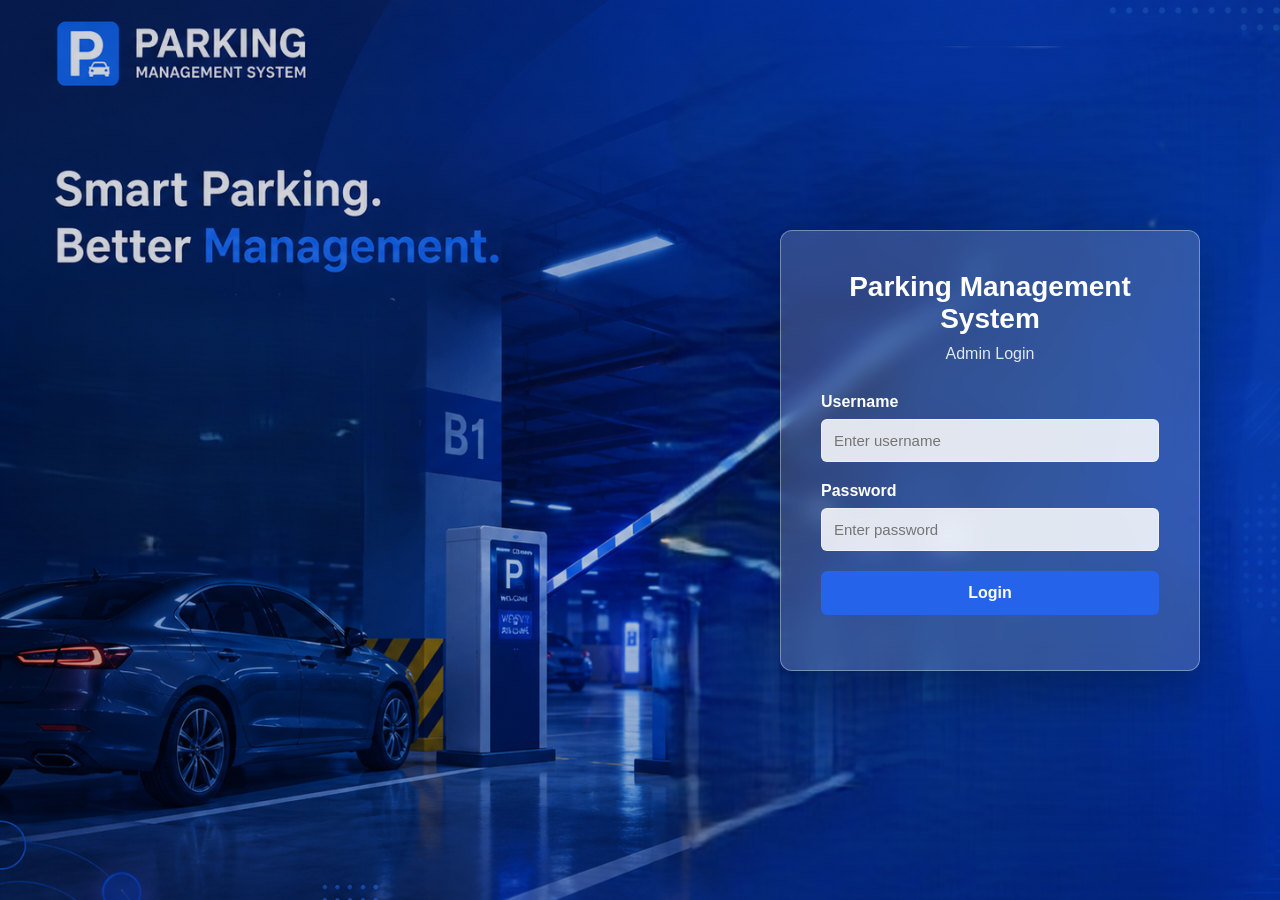
<file: frontend/index.html>
<!DOCTYPE html>
<html lang="en">

<head>
    <meta charset="UTF-8">
    <meta name="viewport" content="width=device-width, initial-scale=1.0">

    <title>Parking Management System</title>

    <link rel="stylesheet" href="css/style.css">
</head>

<body>

    <div class="login-container">

        <div class="login-card">

            <h1>Parking Management System</h1>

            <p class="login-subtitle">Admin Login</p>

            <form id="loginForm">

                <div class="form-group">
                    <label for="username">Username</label>

                    <input
                        type="text"
                        id="username"
                        placeholder="Enter username"
                    >
                </div>


                <div class="form-group">
                    <label for="password">Password</label>

                    <input
                        type="password"
                        id="password"
                        placeholder="Enter password"
                    >
                </div>


                <button type="submit" class="login-button">
                    Login
                </button>

                <p id="loginMessage"></p>

            </form>

        </div>

    </div>


    <script src="js/script.js"></script>

</body>

</html>
</file>
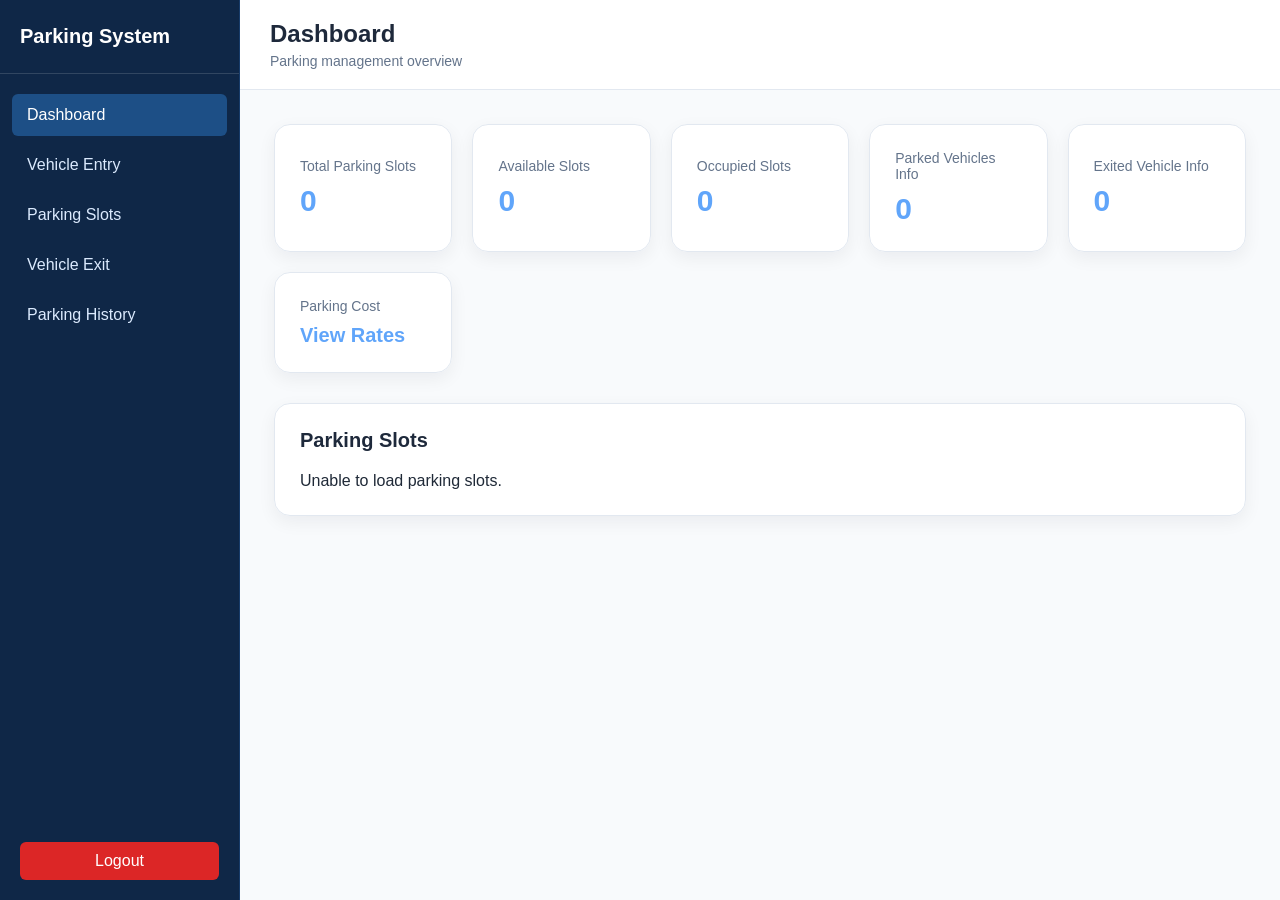
<file: frontend/pages/dashboard.html>
<!DOCTYPE html>
<html lang="en">

<head>

    <meta charset="UTF-8">

    <meta
        name="viewport"
        content="width=device-width, initial-scale=1.0"
    >

    <title>Dashboard - Parking Management System</title>

    <link
        rel="stylesheet"
        href="../css/style.css"
    >

    <style>

        /* =====================================================
           EXITED VEHICLES DASHBOARD DESIGN
           ===================================================== */

        #exitedVehiclesPanel {

            border: 2px solid rgba(96, 165, 250, 0.24);

            border-radius: 10px;

            margin-top: 20px;

        }

        #exitedVehiclesPanel .section-header h2 {

            color: #f8fafc;

        }


        #exitedVehiclesGrid {

            display: grid;

            grid-template-columns:
                repeat(
                    auto-fill,
                    minmax(480px, 1fr)
                );

            gap: 14px;

        }


        /* Individual exited vehicle container */

        #exitedVehiclesGrid .parked-slot-item {

            display: grid;

            grid-template-columns:
                repeat(2, minmax(0, 1fr));

            gap: 12px;

            min-width: 0;

        }


        /* Exited vehicle detail cards */

        #exitedVehiclesGrid .parked-slot-details {

            background: #fef2f2;

            border: 1px solid #fca5a5;

            border-radius: 8px;

            min-width: 0;

            min-height: 105px;

            padding: 14px;

            box-sizing: border-box;

            backdrop-filter: blur(10px);

        }


        /* Vehicle number heading */

        #exitedVehiclesGrid
        .parked-slot-details
        .record-index {

            color: #dc2626;

            font-size: 13px;

            font-weight: 700;

            margin-bottom: 8px;

        }


        /* Slot number */

        #exitedVehiclesGrid
        .parked-slot-details
        .slot-number-label {

            color: #6b7280;

            font-size: 20px;

            font-weight: 700;

            margin-bottom: 12px;

        }


        /* Owner details heading */

        #exitedVehiclesGrid
        .parked-slot-details
        .selected-slot-label {

            color: #111827;

            font-size: 12px;

            font-weight: 700;

            letter-spacing: 0.08em;

            text-transform: uppercase;

        }


        /* Exited vehicle text */

        #exitedVehiclesGrid
        .parked-slot-details p {

            line-height: 1.6;

            margin-bottom: 8px;

        }


        /* Exited status */

        .exited-dashboard-status {

            display: inline-block;

            background: rgba(37, 99, 235, 0.22);

            color: #bfdbfe;

            border: 1px solid rgba(96, 165, 250, 0.36);

            border-radius: 999px;

            padding: 4px 10px;

            font-size: 12px;

            font-weight: 700;

        }


        /* Responsive */

        @media (max-width: 768px) {

            #exitedVehiclesGrid {

                grid-template-columns: 1fr;

            }


            #exitedVehiclesGrid
            .parked-slot-item {

                grid-template-columns: 1fr;

            }

        }

    </style>

</head>


<body>

    <!-- Main Application Container -->

    <div class="app-container">


        <!-- =================================================
             SIDEBAR
             ================================================= -->

        <aside class="sidebar">


            <div class="sidebar-header">

                <h2>
                    Parking System
                </h2>

            </div>


            <nav class="sidebar-menu">


                <a
                    href="dashboard.html"
                    class="menu-item active"
                >
                    Dashboard
                </a>


                <a
                    href="vehicle-entry.html"
                    class="menu-item"
                >
                    Vehicle Entry
                </a>


                <a
                    href="slots.html"
                    class="menu-item"
                >
                    Parking Slots
                </a>


                <a
                    href="vehicle-exit.html"
                    class="menu-item"
                >
                    Vehicle Exit
                </a>


                <a
                    href="history.html"
                    class="menu-item"
                >
                    Parking History
                </a>


            </nav>


            <div class="sidebar-footer">

                <a
                    href="../index.html"
                    class="logout-button"
                >
                    Logout
                </a>

            </div>


        </aside>



        <!-- =================================================
             MAIN CONTENT
             ================================================= -->

        <main class="main-content">


            <!-- HEADER -->

            <header class="top-header">


                <div>

                    <h1>
                        Dashboard
                    </h1>

                    <p>
                        Parking management overview
                    </p>

                </div>

            </header>



            <!-- =================================================
                 DASHBOARD CONTENT
                 ================================================= -->

            <section class="dashboard-content">


                <!-- =================================================
                     STATISTICS CARDS
                     ================================================= -->

                <div class="stats-grid">


                    <!-- TOTAL SLOTS -->

                    <button
                        type="button"
                        class="stat-card clickable-stat-card"
                        onclick="setDashboardSlotFilter('all')"
                    >

                        <div class="stat-info">

                            <p>
                                Total Parking Slots
                            </p>

                            <h2 id="totalSlots">
                                100
                            </h2>

                        </div>

                    </button>



                    <!-- AVAILABLE SLOTS -->

                    <button
                        type="button"
                        class="stat-card clickable-stat-card"
                        onclick="setDashboardSlotFilter('available')"
                    >

                        <div class="stat-info">

                            <p>
                                Available Slots
                            </p>

                            <h2 id="availableSlots">
                                70
                            </h2>

                        </div>

                    </button>



                    <!-- OCCUPIED SLOTS -->

                    <button
                        type="button"
                        class="stat-card clickable-stat-card"
                        onclick="setDashboardSlotFilter('occupied')"
                    >

                        <div class="stat-info">

                            <p>
                                Occupied Slots
                            </p>

                            <h2 id="occupiedSlots">
                                30
                            </h2>

                        </div>

                    </button>



                    <!-- PARKED VEHICLES -->

                    <button
                        type="button"
                        class="stat-card clickable-stat-card"
                        onclick="showCurrentlyParked()"
                    >

                        <div class="stat-info">

                            <p>
                                Parked Vehicles Info
                            </p>

                            <h2 id="parkedVehicles">
                                30
                            </h2>

                        </div>

                    </button>



                    <!-- =================================================
                         EXITED VEHICLES
                         ================================================= -->

                    <button
                        type="button"
                        class="stat-card clickable-stat-card"
                        onclick="showExitedVehicles()"
                    >

                        <div class="stat-info">

                            <p>
                                Exited Vehicle Info
                            </p>

                            <h2 id="exitedVehicles">
                                0
                            </h2>

                        </div>

                    </button>


                    <!-- PARKING COST -->

                    <button
                        type="button"
                        id="parkingCostCard"
                        class="stat-card clickable-stat-card parking-cost-card"
                        aria-haspopup="dialog"
                        aria-controls="parkingCostModal"
                    >

                        <div class="stat-info">

                            <p>
                                Parking Cost
                            </p>

                            <h2 class="parking-cost-card-label">
                                View Rates
                            </h2>

                        </div>

                    </button>


                </div>



                <!-- =================================================
                     PARKING SLOTS PANEL
                     ================================================= -->

                <div
                    id="dashboardSlotsPanel"
                    class="dashboard-section"
                >


                    <div
                        id="dashboardSlotsHeader"
                        class="section-header"
                    >

                        <div>

                            <h2 id="dashboardSlotsTitle">
                                Parking Slots
                            </h2>

                        </div>

                    </div>


                    <div
                        id="dashboardSlotGrid"
                        class="slot-grid"
                    >

                        <p>
                            Loading parking slots...
                        </p>

                    </div>


                </div>



                <!-- =================================================
                     PARKED VEHICLES PANEL
                     ================================================= -->

                <div
                    id="parkedVehiclesPanel"
                    class="dashboard-section"
                    hidden
                >


                    <div class="section-header">

                        <div>

                            <h2>
                                Parked Vehicles Info
                            </h2>

                        </div>

                    </div>


                    <div class="parked-slots-layout">


                        <div
                            id="parkedVehiclesGrid"
                            class="slot-grid"
                        >

                            <p>
                                Loading currently parked slots...
                            </p>

                        </div>


                    </div>


                </div>



                <!-- =================================================
                     EXITED VEHICLES PANEL
                     ================================================= -->

                <div
                    id="exitedVehiclesPanel"
                    class="dashboard-section"
                    hidden
                >


                    <div class="section-header">


                        <div>

                            <h2 id="exitedVehiclesTitle">
                                Exited Vehicles Info 
                            </h2>

                        </div>


                    </div>



                    <div class="parked-slots-layout">


                        <!-- IMPORTANT:
                             script.js uses this exact ID -->

                        <div
                            id="exitedVehiclesGrid"
                            class="slot-grid"
                        >

                            <p>
                                Click Exited Vehicle Info
                                to load exited vehicles.
                            </p>

                        </div>


                    </div>


                </div>


            </section>


        </main>


    </div>


    <!-- PARKING COST MODAL -->

    <div
        id="parkingCostModal"
        class="parking-cost-modal"
        role="dialog"
        aria-modal="true"
        aria-labelledby="parkingCostModalTitle"
        hidden
    >

        <div class="parking-cost-modal__dialog">

            <button
                type="button"
                id="closeParkingCostModal"
                class="parking-cost-modal__close"
                aria-label="Close parking cost"
            >
                &times;
            </button>

            <h2 id="parkingCostModalTitle">
                Parking Cost
            </h2>

            <p class="parking-cost-modal__subtitle">
                Daily rates (24 hours)
            </p>

            <div class="parking-cost-rates">
                <div><span>Bike</span><strong>₹20</strong></div>
                <div><span>Car</span><strong>₹30</strong></div>
                <div><span>Van</span><strong>₹30</strong></div>
                <div><span>Auto</span><strong>₹20</strong></div>
                <div><span>Truck</span><strong>₹50</strong></div>
                <div><span>Bus</span><strong>₹50</strong></div>
            </div>

        </div>

    </div>



    <!-- JAVASCRIPT -->

    <script src="../js/script.js"></script>


</body>

</html>
</file>
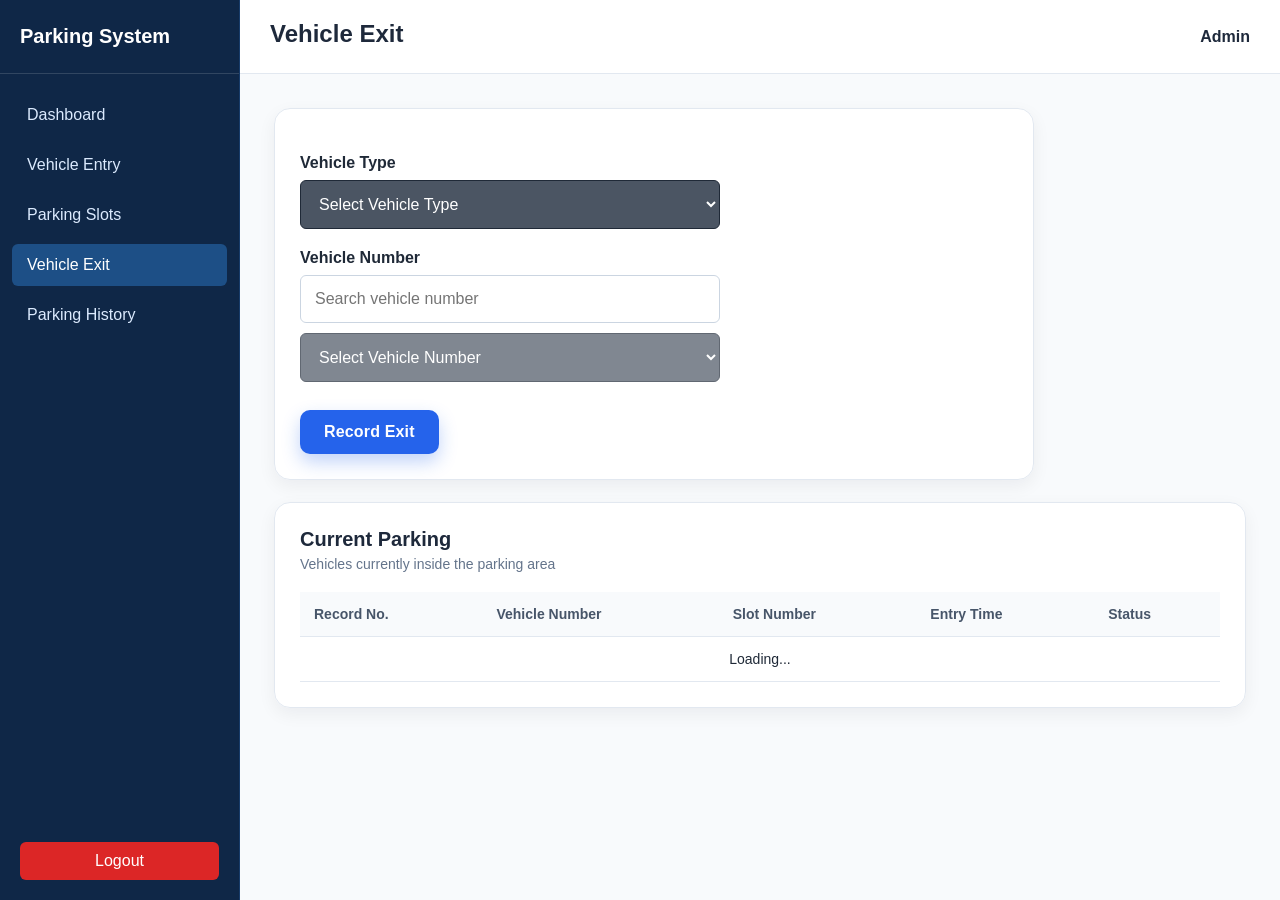
<file: frontend/pages/entry-exit.html>
<!DOCTYPE html>
<html lang="en">

<head>

    <meta charset="UTF-8">

    <meta name="viewport" content="width=device-width, initial-scale=1.0">

    <title>Exit - Parking Management System</title>

    <link rel="stylesheet" href="../css/style.css">

</head>


<body>

    <div class="app-container">


        <!-- ================= SIDEBAR ================= -->

        <aside class="sidebar">

            <div class="sidebar-header">

                <h2>Parking System</h2>

            </div>


            <nav class="sidebar-menu">

                <a href="dashboard.html" class="menu-item">
                    Dashboard
                </a>

                <a href="vehicle-entry.html" class="menu-item">
                    Vehicle Entry
                </a>

                <a href="slots.html" class="menu-item">
                    Parking Slots
                </a>

                <a href="vehicle-exit.html" class="menu-item active">
                    Vehicle Exit
                </a>

                <a href="history.html" class="menu-item">
                    Parking History
                </a>

            </nav>


            <div class="sidebar-footer">

                <a href="../index.html" class="logout-button">
                    Logout
                </a>

            </div>

        </aside>



        <!-- ================= MAIN CONTENT ================= -->

        <main class="main-content">


            <!-- HEADER -->

            <header class="top-header">

                <div>

                    <h1>Vehicle Exit</h1>

                </div>


                <div class="admin-info">

                    <span>Admin</span>

                </div>

            </header>



            <!-- ================= CONTENT ================= -->

            <section class="dashboard-content">


                <!-- ================= VEHICLE EXIT ================= -->

                <div class="dashboard-section exit-section">


                    <div class="section-header">

                        <div>


                        </div>

                    </div>



                    <form id="exitForm">


                        <div class="form-grid">


                            <div class="form-group">

                                <label for="exitVehicleType">
                                    Vehicle Type
                                </label>

                                <select id="exitVehicleType" required>
                                    <option value="">Select Vehicle Type</option>
                                </select>

                            </div>

                            <div class="form-group">

                                <label for="exitVehicle">
                                    Vehicle Number
                                </label>

                                <input
                                    type="search"
                                    id="exitVehicleSearch"
                                    placeholder="Search vehicle number"
                                    autocomplete="off"
                                >

                                <select id="exitVehicle" required disabled>
                                    <option value="">Select Vehicle Number</option>
                                </select>

                            </div>

                            <div id="exitAmountSection" class="exit-amount-section" hidden>

                                <p class="exit-amount-label">Parking Amount</p>

                                <p><strong>Days parked:</strong> <span id="parkedDays">-</span></p>

                                <p><strong>Amount:</strong> Rs. <span id="parkingAmount">-</span></p>

                            </div>


                        </div>



                        <button
                            type="submit"
                            class="primary-button"
                        >

                            Record Exit

                        </button>


                    </form>


                </div>



                <!-- ================= CURRENT PARKING ================= -->

                <div class="dashboard-section">


                    <div class="section-header">

                        <div>

                            <h2>Current Parking</h2>

                            <p>
                                Vehicles currently inside the parking area
                            </p>

                        </div>

                    </div>



                    <div class="table-container">


                        <table>


                            <thead>

                                <tr>

                                    <th>Record No.</th>

                                    <th>Vehicle Number</th>

                                    <th>Slot Number</th>

                                    <th>Entry Time</th>

                                    <th>Status</th>

                                </tr>

                            </thead>


                            <tbody id="currentParkingBody">

                                <tr>

                                    <td
                                        colspan="5"
                                        style="text-align:center;"
                                    >

                                        Loading...

                                    </td>

                                </tr>

                            </tbody>


                        </table>


                    </div>


                </div>


            </section>


        </main>


    </div>


    <div id="exitConfirmModal" class="slot-confirm-modal success" hidden>

        <div class="slot-confirm-backdrop"></div>

        <div
            class="slot-confirm-dialog"
            role="dialog"
            aria-modal="true"
            aria-labelledby="exitConfirmTitle"
        >

            <div class="slot-confirm-icon success" aria-hidden="true">&#10003;</div>

            <h2 id="exitConfirmTitle">Vehicle Exit Recorded</h2>

            <p>Vehicle exit recorded successfully!</p>

            <div class="slot-confirm-actions">

                <button type="button" class="slot-confirm-button" id="exitConfirmAction">
                    OK
                </button>

            </div>

        </div>

    </div>



    <script src="../js/script.js"></script>

    <script src="../js/vehicle-exit.js"></script>


</body>

</html>
</file>
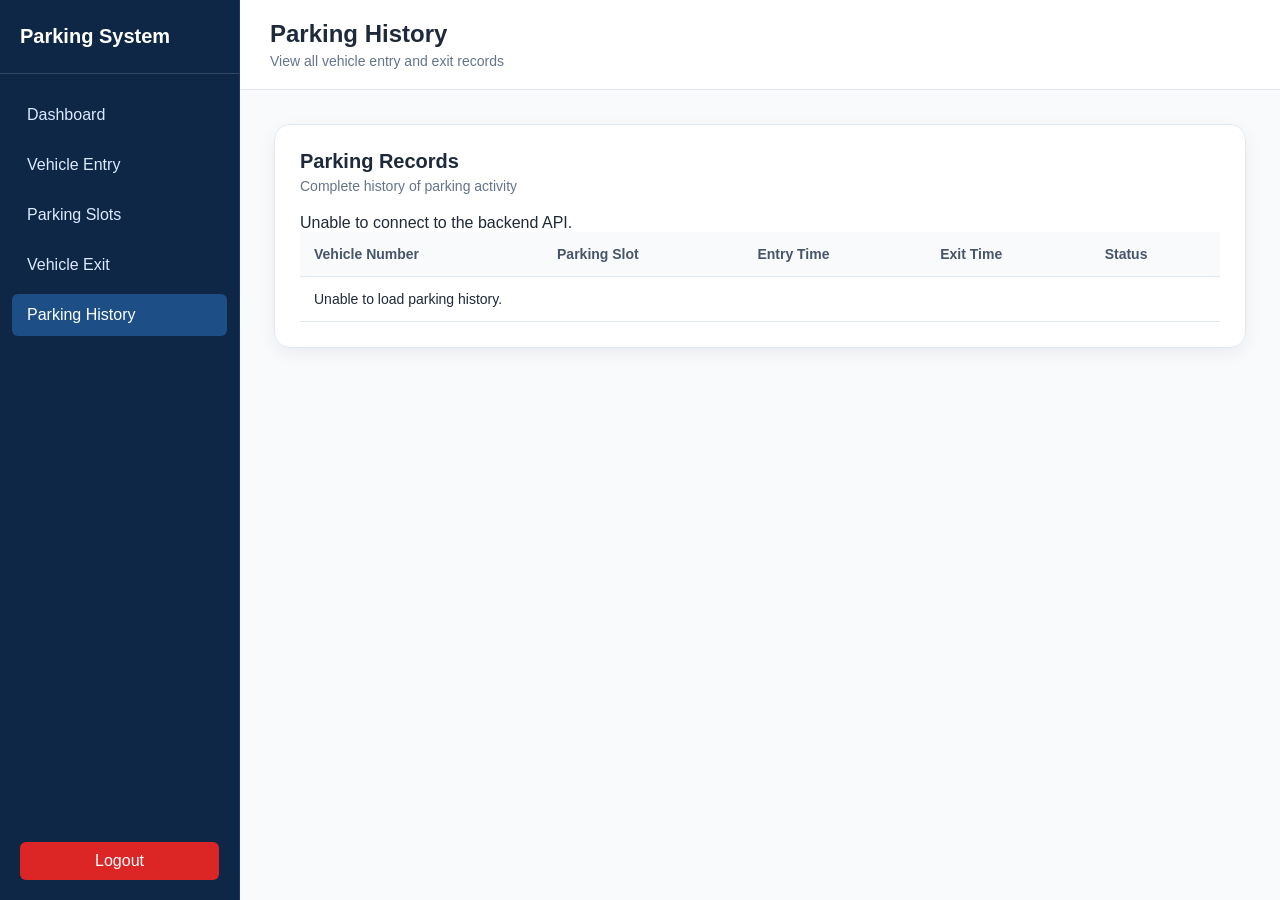
<file: frontend/pages/history.html>
<!DOCTYPE html>
<html lang="en">

<head>
    <meta charset="UTF-8">
    <meta name="viewport" content="width=device-width, initial-scale=1.0">

    <title>Parking History - Parking Management System</title>

    <link rel="stylesheet" href="../css/style.css">
</head>

<body>

    <div class="app-container">

        <!-- Sidebar -->
        <aside class="sidebar">

            <div class="sidebar-header">
                <h2>Parking System</h2>
            </div>

            <nav class="sidebar-menu">

                <a href="dashboard.html" class="menu-item">
                    Dashboard
                </a>

                <a href="vehicle-entry.html" class="menu-item">
                    Vehicle Entry
                </a>

                <a href="slots.html" class="menu-item">
                    Parking Slots
                </a>

                <a href="vehicle-exit.html" class="menu-item">
                    Vehicle Exit
                </a>

                <a href="history.html" class="menu-item active">
                    Parking History
                </a>

            </nav>

            <div class="sidebar-footer">

                <a href="../index.html" class="logout-button">
                    Logout
                </a>

            </div>

        </aside>


        <!-- Main Content -->
        <main class="main-content">

            <!-- Header -->
            <header class="top-header">

                <div>
                    <h1>Parking History</h1>
                    <p>View all vehicle entry and exit records</p>
                </div>
            </header>


            <!-- History Content -->
            <section class="dashboard-content">

                <div class="dashboard-section">

                    <div class="section-header">

                        <div>
                            <h2>Parking Records</h2>
                            <p>Complete history of parking activity</p>
                        </div>

                    </div>


                    <div id="historyMessage"></div>


                    <div class="table-container">

                        <table>

                            <thead>

                                <tr>
                                    <th>Vehicle Number</th>
                                    <th>Parking Slot</th>
                                    <th>Entry Time</th>
                                    <th>Exit Time</th>
                                    <th>Status</th>
                                </tr>

                            </thead>

                            <tbody id="historyTableBody">

                                <tr>
                                    <td colspan="5">
                                        Loading parking records...
                                    </td>
                                </tr>

                            </tbody>

                        </table>

                    </div>

                </div>

            </section>

        </main>

    </div>


    <script src="../js/history.js"></script>

</body>

</html>
</file>
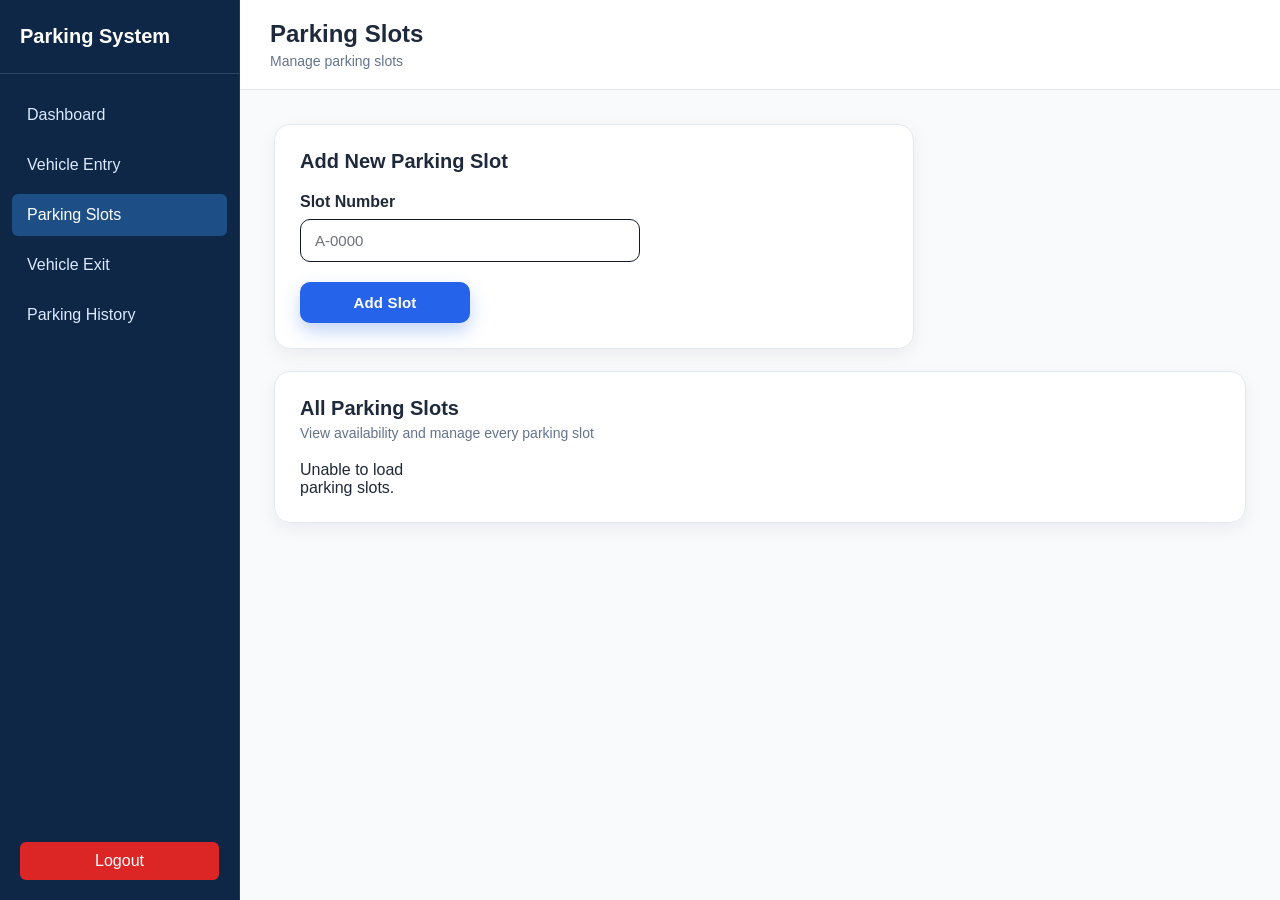
<file: frontend/pages/slots.html>
<!DOCTYPE html>
<html lang="en">

<head>

    <meta charset="UTF-8">

    <meta name="viewport" content="width=device-width, initial-scale=1.0">

    <title>Parking Slots - Parking Management System</title>

    <link rel="stylesheet" href="../css/style.css">

</head>


<body>

    <div class="app-container">


        <!-- ================= SIDEBAR ================= -->
     

        <aside class="sidebar">

            <div class="sidebar-header">

                <h2>Parking System</h2>

            </div>


            <nav class="sidebar-menu">

                <a href="dashboard.html" class="menu-item">
                    Dashboard
                </a>

                <a href="vehicle-entry.html" class="menu-item">
                    Vehicle Entry
                </a>

                <a href="slots.html" class="menu-item active">
                    Parking Slots
                </a>

                <a href="vehicle-exit.html" class="menu-item">
                    Vehicle Exit
                </a>

                <a href="history.html" class="menu-item">
                    Parking History
                </a>

            </nav>


            <div class="sidebar-footer">

                <a href="../index.html" class="logout-button">
                    Logout
                </a>

            </div>

        </aside>



        <!-- ================= MAIN CONTENT ================= -->

        <main class="main-content">


            <!-- Header -->

            <header class="top-header">

                <div>


                    <h1>Parking Slots</h1>

                    <p>Manage parking slots</p>

                </div>

            </header>



            <!-- ================= CONTENT ================= -->

            <section class="dashboard-content">


                <!-- ADD SLOT -->

                <div class="dashboard-section compact-form-section">


                    <div class="section-header">

                        <div>

                            <h2>Add New Parking Slot</h2>

                        </div>

                    </div>



                    <form id="slotForm">


                        <div class="form-grid">


                            <!-- Slot Number -->

                            <div class="form-group">

                                <label for="slotNumber">

                                    Slot Number

                                </label>


                                <input
                                    type="text"
                                    id="slotNumber"
                                    placeholder="A-0000"
                                    maxlength="6"
                                    pattern="[A-Z]-[0-9]{2,4}"
                                    required
                                >

                            </div>


                        </div>



                        <button
                            type="submit"
                            class="primary-button"
                        >

                            Add Slot

                        </button>


                        <p id="slotMessage"></p>


                    </form>


                </div>

                <div class="dashboard-section">

                    <div class="section-header">

                        <div>

                            <h2>All Parking Slots</h2>

                            <p>View availability and manage every parking slot</p>

                        </div>

                    </div>

                    <div id="slotGrid" class="slot-grid">

                        <p>Loading parking slots...</p>

                    </div>

                </div>



            </section>


        </main>


    </div>



    <div id="slotConfirmModal" class="slot-confirm-modal" hidden>

        <div class="slot-confirm-backdrop" data-confirm-cancel></div>

        <div
            class="slot-confirm-dialog"
            role="dialog"
            aria-modal="true"
            aria-labelledby="slotConfirmTitle"
        >

            <div id="slotConfirmIcon" class="slot-confirm-icon" aria-hidden="true">?</div>

            <h2 id="slotConfirmTitle">Confirm action</h2>

            <p id="slotConfirmMessage"></p>

            <div class="slot-confirm-actions">

                <button type="button" class="slot-cancel-button" data-confirm-cancel>
                    Cancel
                </button>

                <button type="button" class="slot-confirm-button" id="slotConfirmAction">
                    Confirm
                </button>

            </div>

        </div>

    </div>


    <!-- JavaScript -->

    <script src="../js/script.js"></script>

    <script src="../js/slots.js"></script>


</body>

</html>
</file>
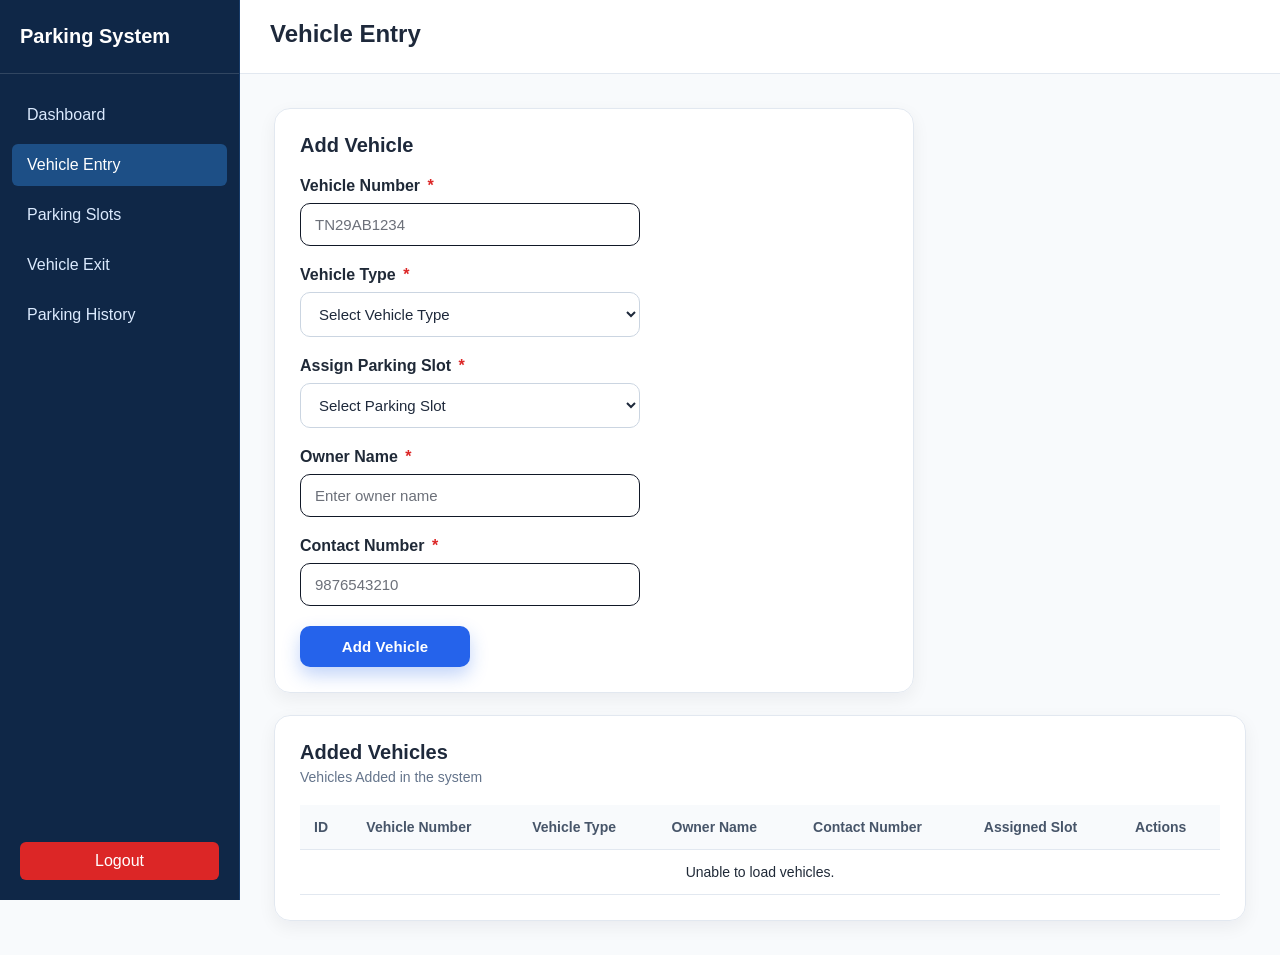
<file: frontend/pages/vehicle-entry.html>
<!DOCTYPE html>
<html lang="en">

<head>

    <meta charset="UTF-8">

    <meta name="viewport" content="width=device-width, initial-scale=1.0">

    <title>Vehicle Entry - Parking Management System</title>

    <link rel="stylesheet" href="../css/style.css">

</head>


<body>

    <div class="app-container">

        <!-- Sidebar -->
        <aside class="sidebar">

            <div class="sidebar-header">
                <h2>Parking System</h2>
            </div>


            <nav class="sidebar-menu">

                <a href="dashboard.html" class="menu-item">
                    Dashboard
                </a>

                <a href="vehicle-entry.html" class="menu-item active">
                    Vehicle Entry
                </a>

                <a href="slots.html" class="menu-item">
                    Parking Slots
                </a>

                <a href="vehicle-exit.html" class="menu-item">
                    Vehicle Exit
                </a>

                <a href="history.html" class="menu-item">
                    Parking History
                </a>

            </nav>


            <div class="sidebar-footer">

                <a href="../index.html" class="logout-button">
                    Logout
                </a>

            </div>

        </aside>


        <!-- Main Content -->
        <main class="main-content">

            <!-- Header -->
            <header class="top-header">

                <div>

                    <h1>Vehicle Entry</h1>

                </div>

            </header>


            <!-- Vehicle Content -->
            <section class="dashboard-content">


                <!-- Add Vehicle -->
                <div class="dashboard-section compact-form-section">

                    <div class="section-header">

                        <div>

                            <h2>Add Vehicle</h2>

                        </div>

                    </div>


                    <form id="vehicleForm">

                        <div class="form-grid">


                            <!-- Vehicle Number -->
                            <div class="form-group">

                                <label for="vehicleNumber">
                                    Vehicle Number
                                    <span class="required-mark" aria-hidden="true">*</span>
                                </label>

                                <input
                                    type="text"
                                    id="vehicleNumber"
                                    placeholder="TN29AB1234"
                                    maxlength="10"
                                    style="text-transform: uppercase;"
                                    required
                                >

                                <p id="vehicleNumberMessage" class="field-message"></p>

                            </div>


                            <!-- Vehicle Type -->
                            <div class="form-group">

                                <label for="vehicleType">
                                    Vehicle Type
                                    <span class="required-mark" aria-hidden="true">*</span>
                                </label>

                                <select id="vehicleType" required>

                                    <option value="">
                                        Select Vehicle Type
                                    </option>

                                    <option value="Bike">
                                        Bike
                                    </option>

                                    <option value="Auto">
                                        Auto
                                    </option>

                                    <option value="Car">
                                        Car
                                    </option>

                                    <option value="Van">
                                        Van
                                    </option>

                                    <option value="Truck">
                                        Truck
                                    </option>

                                    <option value="Bus">
                                        Bus
                                    </option>

                                </select>

                            </div>


                            <!-- Assign Parking Slot -->
                            <div class="form-group">

                                <label for="assignedSlot">
                                    Assign Parking Slot
                                    <span class="required-mark" aria-hidden="true">*</span>
                                </label>

                                <select id="assignedSlot" required>

                                    <option value="">
                                        Select Parking Slot
                                    </option>

                                </select>

                            </div>


                            <!-- Owner Name -->
                            <div class="form-group">

                                <label for="ownerName">
                                    Owner Name
                                    <span class="required-mark" aria-hidden="true">*</span>
                                </label>

                                <input
                                    type="text"
                                    id="ownerName"
                                    placeholder="Enter owner name"
                                    required
                                >

                            </div>


                            <!-- Contact Number -->
                            <div class="form-group">

                                <label for="contactNumber">
                                    Contact Number
                                    <span class="required-mark" aria-hidden="true">*</span>
                                </label>

                                <input
                                    type="text"
                                    id="contactNumber"
                                    placeholder="9876543210"
                                    inputmode="numeric"
                                    maxlength="10"
                                    oninput="this.value = this.value.replace(/\D/g, '')"
                                    required
                                >

                            </div>

                        </div>


                        <p id="vehicleMessage"></p>

                        <button
                            type="submit"
                            class="primary-button"
                        >
                            Add Vehicle
                        </button>

                    </form>

                </div>


                <!-- Vehicle List -->
                <div class="dashboard-section">

                    <div class="section-header">

                        <div>

                            <h2>Added Vehicles</h2>

                            <p>Vehicles Added in the system</p>

                        </div>

                    </div>


                    <div class="table-container">

                        <table>

                            <thead>

                                <tr>

                                    <th>ID</th>

                                    <th>Vehicle Number</th>

                                    <th>Vehicle Type</th>

                                    <th>Owner Name</th>

                                    <th>Contact Number</th>

                                    <th>Assigned Slot</th>

                                    <th>Actions</th>

                                </tr>

                            </thead>


                            <tbody id="vehicleTableBody">

                                <tr>

                                    <td
                                        colspan="7"
                                        style="text-align: center;"
                                    >
                                        Loading vehicles...
                                    </td>

                                </tr>

                            </tbody>

                        </table>

                    </div>

                </div>


            </section>

        </main>

    </div>


    <div id="vehicleConfirmModal" class="slot-confirm-modal" hidden>

        <div class="slot-confirm-backdrop" data-vehicle-confirm-cancel></div>

        <div
            class="slot-confirm-dialog"
            role="dialog"
            aria-modal="true"
            aria-labelledby="vehicleConfirmTitle"
        >

            <div id="vehicleConfirmIcon" class="slot-confirm-icon">?</div>

            <h2 id="vehicleConfirmTitle">Confirm action</h2>

            <p id="vehicleConfirmMessage"></p>

            <div class="slot-confirm-actions">

                <button type="button" class="slot-cancel-button" data-vehicle-confirm-cancel>
                    Cancel
                </button>

                <button type="button" class="slot-confirm-button" id="vehicleConfirmAction">
                    Confirm
                </button>

            </div>

        </div>

    </div>


    <script src="../js/script.js"></script>

    <script src="../js/vehicle-entry.js"></script>

</body>

</html>
</file>
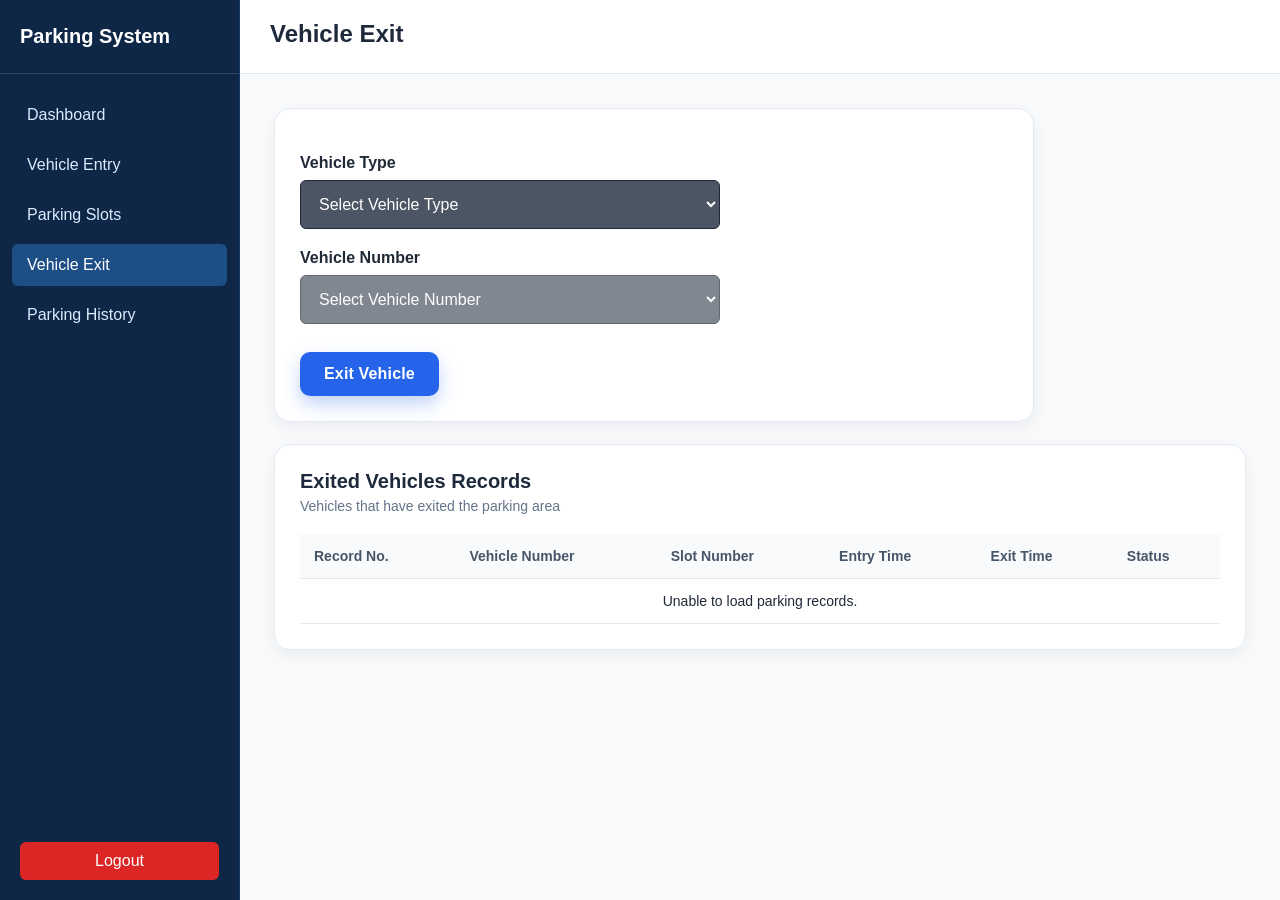
<file: frontend/pages/vehicle-exit.html>
<!DOCTYPE html>
<html lang="en">

<head>

    <meta charset="UTF-8">

    <meta name="viewport" content="width=device-width, initial-scale=1.0">

    <title>Exit - Parking Management System</title>

    <link rel="stylesheet" href="../css/style.css">

</head>


<body>

    <div class="app-container">


        <!-- ================= SIDEBAR ================= -->

        <aside class="sidebar">

            <div class="sidebar-header">

                <h2>Parking System</h2>

            </div>


            <nav class="sidebar-menu">

                <a href="dashboard.html" class="menu-item">
                    Dashboard
                </a>

                <a href="vehicle-entry.html" class="menu-item">
                    Vehicle Entry
                </a>

                <a href="slots.html" class="menu-item">
                    Parking Slots
                </a>

                <a href="vehicle-exit.html" class="menu-item active">
                    Vehicle Exit
                </a>

                <a href="history.html" class="menu-item">
                    Parking History
                </a>

            </nav>


            <div class="sidebar-footer">

                <a href="../index.html" class="logout-button">
                    Logout
                </a>

            </div>

        </aside>



        <!-- ================= MAIN CONTENT ================= -->

        <main class="main-content">


            <!-- HEADER -->

            <header class="top-header">

                <div>

                    <h1>Vehicle Exit</h1>

                </div>

            </header>



            <!-- ================= CONTENT ================= -->

            <section class="dashboard-content">


                <!-- ================= VEHICLE EXIT ================= -->

                <div class="dashboard-section exit-section">


                    <div class="section-header">

                        <div>


                        </div>

                    </div>



                    <form id="exitForm">


                        <div class="form-grid">


                            <div class="form-group">

                                <label for="exitVehicleType">
                                    Vehicle Type
                                </label>

                                <select id="exitVehicleType" required>
                                    <option value="">Select Vehicle Type</option>
                                </select>

                            </div>

                            <div class="form-group">

                                <label for="exitVehicle">
                                    Vehicle Number
                                </label>

                                <select id="exitVehicle" required disabled>
                                    <option value="">Select Vehicle Number</option>
                                </select>

                                <div id="exitVehicleSearchContainer" class="vehicle-search-row" hidden>
                                    <input
                                        type="search"
                                        id="exitVehicleSearch"
                                        placeholder="Search vehicle number"
                                        autocomplete="off"
                                    >

                                    <button
                                        type="button"
                                        id="exitVehicleSearchButton"
                                        onclick="searchExitVehicles()"
                                    >
                                        Search
                                    </button>
                                </div>

                                <div id="exitVehicleSearchResults" class="vehicle-search-results" hidden></div>

                            </div>

                            <div id="exitAmountSection" class="exit-amount-section" hidden>

                                <p class="exit-amount-label">Parking Amount</p>

                                <p><strong>Days parked:</strong> <span id="parkedDays">-</span></p>

                                <p><strong>Amount:</strong> Rs. <span id="parkingAmount">-</span></p>

                            </div>


                        </div>



                        <button
                            type="submit"
                            class="primary-button"
                        >

                            Exit Vehicle

                        </button>


                    </form>


                </div>



                <!-- ================= CURRENT PARKING ================= -->

                <div class="dashboard-section">


                    <div class="section-header">

                        <div>

                            <h2>Exited Vehicles Records</h2>

                            <p>
                                Vehicles that have exited the parking area
                            </p>

                        </div>

                    </div>



                    <div class="table-container">


                        <table>


                            <thead>

                                <tr>

                                    <th>Record No.</th>

                                    <th>Vehicle Number</th>

                                    <th>Slot Number</th>

                                    <th>Entry Time</th>

                                    <th>Exit Time</th>

                                    <th>Status</th>

                                </tr>

                            </thead>


                            <tbody id="exitedVehiclesBody">

                                <tr>

                                    <td
                                        colspan="6"
                                        style="text-align:center;"
                                    >

                                        Loading...

                                    </td>

                                </tr>

                            </tbody>


                        </table>


                    </div>


                </div>


            </section>


        </main>


    </div>


    <div id="exitConfirmModal" class="slot-confirm-modal success" hidden>

        <div class="slot-confirm-backdrop"></div>

        <div
            class="slot-confirm-dialog"
            role="dialog"
            aria-modal="true"
            aria-labelledby="exitConfirmTitle"
        >

            <div class="slot-confirm-icon success" aria-hidden="true">&#10003;</div>

            <h2 id="exitConfirmTitle">Vehicle Exited</h2>

            <p>Vehicle exit recorded successfully!</p>

            <div class="slot-confirm-actions">

                <button type="button" class="slot-confirm-button" id="exitConfirmAction">
                    OK
                </button>

            </div>

        </div>

    </div>



    <script src="../js/script.js"></script>

    <script src="../js/vehicle-exit.js?v=auto-rate-20"></script>


</body>

</html>
</file>
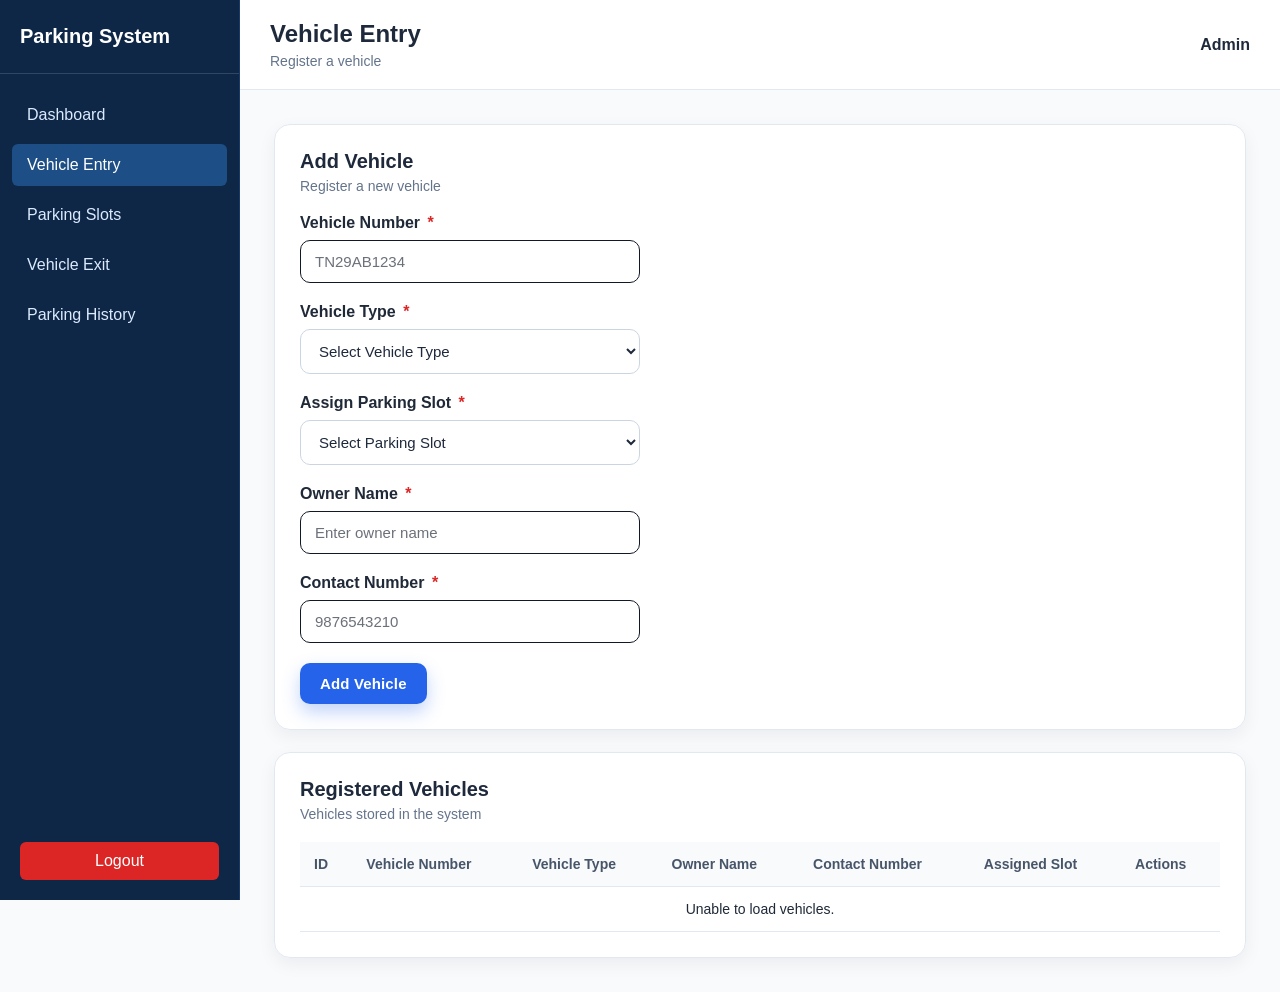
<file: frontend/pages/vehicles.html>
<!DOCTYPE html>
<html lang="en">

<head>

    <meta charset="UTF-8">

    <meta name="viewport" content="width=device-width, initial-scale=1.0">

    <title>Vehicle Entry - Parking Management System</title>

    <link rel="stylesheet" href="../css/style.css">

</head>


<body>

    <div class="app-container">

        <!-- Sidebar -->
        <aside class="sidebar">

            <div class="sidebar-header">
                <h2>Parking System</h2>
            </div>


            <nav class="sidebar-menu">

                <a href="dashboard.html" class="menu-item">
                    Dashboard
                </a>

                <a href="vehicle-entry.html" class="menu-item active">
                    Vehicle Entry
                </a>

                <a href="slots.html" class="menu-item">
                    Parking Slots
                </a>

                <a href="vehicle-exit.html" class="menu-item">
                    Vehicle Exit
                </a>

                <a href="history.html" class="menu-item">
                    Parking History
                </a>

            </nav>


            <div class="sidebar-footer">

                <a href="../index.html" class="logout-button">
                    Logout
                </a>

            </div>

        </aside>


        <!-- Main Content -->
        <main class="main-content">

            <!-- Header -->
            <header class="top-header">

                <div>

                    <h1>Vehicle Entry</h1>

                    <p>Register a vehicle</p>

                </div>


                <div class="admin-info">

                    <span>Admin</span>

                </div>

            </header>


            <!-- Vehicle Content -->
            <section class="dashboard-content">


                <!-- Add Vehicle -->
                <div class="dashboard-section">

                    <div class="section-header">

                        <div>

                            <h2>Add Vehicle</h2>

                            <p>Register a new vehicle</p>

                        </div>

                    </div>


                    <form id="vehicleForm">

                        <div class="form-grid">


                            <!-- Vehicle Number -->
                            <div class="form-group">

                                <label for="vehicleNumber">
                                    Vehicle Number
                                    <span class="required-mark" aria-hidden="true">*</span>
                                </label>

                                <input
                                    type="text"
                                    id="vehicleNumber"
                                    placeholder="TN29AB1234"
                                    maxlength="10"
                                    style="text-transform: uppercase;"
                                    required
                                >

                                <p id="vehicleNumberMessage" class="field-message"></p>

                            </div>


                            <!-- Vehicle Type -->
                            <div class="form-group">

                                <label for="vehicleType">
                                    Vehicle Type
                                    <span class="required-mark" aria-hidden="true">*</span>
                                </label>

                                <select id="vehicleType" required>

                                    <option value="">
                                        Select Vehicle Type
                                    </option>

                                    <option value="Bike">
                                        Bike
                                    </option>

                                    <option value="Auto">
                                        Auto
                                    </option>

                                    <option value="Car">
                                        Car
                                    </option>

                                    <option value="Van">
                                        Van
                                    </option>

                                    <option value="Truck">
                                        Truck
                                    </option>

                                    <option value="Bus">
                                        Bus
                                    </option>

                                </select>

                            </div>


                            <!-- Assign Parking Slot -->
                            <div class="form-group">

                                <label for="assignedSlot">
                                    Assign Parking Slot
                                    <span class="required-mark" aria-hidden="true">*</span>
                                </label>

                                <select id="assignedSlot" required>

                                    <option value="">
                                        Select Parking Slot
                                    </option>

                                </select>

                            </div>


                            <!-- Owner Name -->
                            <div class="form-group">

                                <label for="ownerName">
                                    Owner Name
                                    <span class="required-mark" aria-hidden="true">*</span>
                                </label>

                                <input
                                    type="text"
                                    id="ownerName"
                                    placeholder="Enter owner name"
                                    required
                                >

                            </div>


                            <!-- Contact Number -->
                            <div class="form-group">

                                <label for="contactNumber">
                                    Contact Number
                                    <span class="required-mark" aria-hidden="true">*</span>
                                </label>

                                <input
                                    type="text"
                                    id="contactNumber"
                                    placeholder="9876543210"
                                    inputmode="numeric"
                                    maxlength="10"
                                    oninput="this.value = this.value.replace(/\D/g, '')"
                                    required
                                >

                            </div>

                        </div>


                        <p id="vehicleMessage"></p>

                        <button
                            type="submit"
                            class="primary-button"
                        >
                            Add Vehicle
                        </button>

                    </form>

                </div>


                <!-- Vehicle List -->
                <div class="dashboard-section">

                    <div class="section-header">

                        <div>

                            <h2>Registered Vehicles</h2>

                            <p>Vehicles stored in the system</p>

                        </div>

                    </div>


                    <div class="table-container">

                        <table>

                            <thead>

                                <tr>

                                    <th>ID</th>

                                    <th>Vehicle Number</th>

                                    <th>Vehicle Type</th>

                                    <th>Owner Name</th>

                                    <th>Contact Number</th>

                                    <th>Assigned Slot</th>

                                    <th>Actions</th>

                                </tr>

                            </thead>


                            <tbody id="vehicleTableBody">

                                <tr>

                                    <td
                                        colspan="7"
                                        style="text-align: center;"
                                    >
                                        Loading vehicles...
                                    </td>

                                </tr>

                            </tbody>

                        </table>

                    </div>

                </div>


            </section>

        </main>

    </div>


    <div id="vehicleConfirmModal" class="slot-confirm-modal" hidden>

        <div class="slot-confirm-backdrop" data-vehicle-confirm-cancel></div>

        <div
            class="slot-confirm-dialog"
            role="dialog"
            aria-modal="true"
            aria-labelledby="vehicleConfirmTitle"
        >

            <div id="vehicleConfirmIcon" class="slot-confirm-icon">?</div>

            <h2 id="vehicleConfirmTitle">Confirm action</h2>

            <p id="vehicleConfirmMessage"></p>

            <div class="slot-confirm-actions">

                <button type="button" class="slot-cancel-button" data-vehicle-confirm-cancel>
                    Cancel
                </button>

                <button type="button" class="slot-confirm-button" id="vehicleConfirmAction">
                    Confirm
                </button>

            </div>

        </div>

    </div>


    <script src="../js/script.js"></script>

    <script src="../js/vehicle-entry.js"></script>

</body>

</html>
</file>
<file: frontend/css/style.css>
/* 
   login LAYOUT */

* {
    box-sizing: border-box;
    margin: 0;
    padding: 0;
}

body {
    font-family: Arial, sans-serif;
    background: #feffff;
    min-height: 100vh;

    overflow-x: hidden;
}

.login-container {
    min-height: 100vh;

    display: flex;
    justify-content: flex-end;
    align-items: center;

    padding: 20px 80px 20px 20px;

    background:
        linear-gradient(rgba(2, 15, 45, 0.18), rgba(2, 15, 45, 0.18)),
        url("../assets/Parking_Management_System.png") center / cover no-repeat;
}

@media (max-width: 768px) {
    .login-container {
        justify-content: center;

        padding: 20px;
    }
}

.login-card {
    width: 100%;
    max-width: 420px;

    background: rgba(255, 255, 255, 0.18);

    padding: 40px;

    border-radius: 12px;

    border: 1px solid rgba(255, 255, 255, 0.35);

    box-shadow: 0 20px 50px rgba(0, 0, 0, 0.28);

    backdrop-filter: blur(12px);
}

.login-card h1 {
    text-align: center;

    font-size: 28px;

    margin-bottom: 10px;

    color: white;
}

.login-subtitle {
    text-align: center;

    color: rgba(255, 255, 255, 0.86);

    margin-bottom: 30px;
}

.form-group {
    margin-bottom: 20px;
}

.form-group label {
    display: block;

    margin-bottom: 8px;

    font-weight: 600;
}

.login-card .form-group label {
    color: white;
}


.required-mark {
    color: #dc2626;

    margin-left: 3px;
}

.form-group input {
    width: 100%;

    padding: 12px;

    border: 1px solid #ccc;

    border-radius: 6px;

    background: rgba(255, 255, 255, 0.82);

    font-size: 15px;

    outline: none;
}

.login-card .form-group input {
    border-color: rgba(255, 255, 255, 0.4);

    background: rgba(255, 255, 255, 0.86);
}

.form-group input:focus {
    border-color: #333;
}


.slot-confirm-modal {
    position: fixed;

    inset: 0;

    display: grid;

    place-items: center;

    z-index: 1000;
}


.slot-confirm-modal[hidden] {
    display: none;
}


.slot-confirm-backdrop {
    position: absolute;

    inset: 0;

    background: rgba(15, 23, 42, 0.55);

    backdrop-filter: blur(4px);
}


.slot-confirm-dialog {
    position: relative;

    width: min(92vw, 420px);

    padding: 30px;

    border: 1px solid #dbe3ee;

    border-radius: 16px;

    background: rgba(255, 255, 255, 0.82);

    box-shadow: 0 24px 60px rgba(15, 23, 42, 0.28);

    backdrop-filter: blur(12px);

    text-align: center;

    animation: slot-dialog-enter 180ms ease-out;
}


.slot-confirm-icon {
    display: grid;

    width: 46px;

    height: 46px;

    margin: 0 auto 16px;

    place-items: center;

    border-radius: 50%;

    background: #e8eef7;

    color: #1f2937;

    font-size: 26px;

    font-weight: 700;
}


.slot-confirm-icon.success {
    background: rgba(220, 252, 231, 0.82);

    color: #15803d;
}


.slot-confirm-icon.warning {
    background: #fef3c7;

    color: #b45309;
}


.slot-confirm-dialog h2 {
    margin-bottom: 8px;

    color: #111827;

    font-size: 22px;
}


.slot-confirm-dialog p {
    margin-bottom: 24px;

    color: #64748b;

    line-height: 1.5;
}


.slot-confirm-actions {
    display: flex;

    justify-content: center;

    gap: 12px;
}


.slot-confirm-actions button {
    min-width: 110px;

    padding: 11px 18px;

    border: 0;

    border-radius: 7px;

    font: inherit;

    font-weight: 600;

    cursor: pointer;
}


.slot-cancel-button {
    background: #e5e7eb;

    color: #374151;
}


.slot-confirm-button {
    background: #1f2937;

    color: white;
}


.slot-confirm-button:hover {
    background: #374151;
}


.slot-confirm-modal.success .slot-confirm-button {
    background: #15803d;
}


.slot-confirm-modal.success .slot-confirm-button:hover {
    background: #166534;
}


.exit-section {
    max-width: 760px;
}


@keyframes slot-dialog-enter {
    from {
        opacity: 0;

        transform: translateY(10px) scale(0.97);
    }

    to {
        opacity: 1;

        transform: translateY(0) scale(1);
    }
}


#vehicleForm .form-group select {
    width: 100%;

    max-width: 360px;

    padding: 12px;

    border: 1px solid #1f2937;

    border-radius: 6px;

    background: #4b5563;

    color: white;

    font-size: 15px;

    outline: none;
}


#vehicleForm .form-group select:focus {
    border-color: #111827;

    box-shadow: 0 0 0 2px rgba(75, 85, 99, 0.25);
}


#vehicleForm .form-group select option {
    background: white;

    color: #111827;
}


#exitForm .form-group select {
    width: 100%;

    max-width: 420px;

    padding: 14px;

    border: 1px solid #1f2937;

    border-radius: 6px;

    background: #4b5563;

    color: white;

    font-size: 16px;

    outline: none;
}


#exitForm .form-group select:focus {
    border-color: #111827;

    box-shadow: 0 0 0 2px rgba(75, 85, 99, 0.25);
}


#exitForm .form-group select option {
    background: white;

    color: #111827;
}


#exitForm .form-group input {
    width: 100%;

    max-width: 420px;

    margin-bottom: 10px;

    padding: 14px;

    border: 1px solid #cbd5e1;

    border-radius: 6px;

    background: rgba(255, 255, 255, 0.82);

    font-size: 16px;

    outline: none;
}


#exitForm .form-group input:focus {
    border-color: #1f2937;

    box-shadow: 0 0 0 2px rgba(75, 85, 99, 0.25);
}


.vehicle-number-picker {
    width: 100%;

    max-width: 420px;

    padding: 8px;

    border: 1px solid #cbd5e1;

    border-radius: 8px;

    background: rgba(248, 250, 252, 0.74);

    backdrop-filter: blur(10px);
}


.vehicle-number-picker input,
.vehicle-number-picker select {
    max-width: none;
}


.vehicle-number-picker input {
    margin-bottom: 8px;
}


.vehicle-search-row {
    display: flex;

    width: 100%;

    max-width: 420px;

    gap: 8px;

    margin: 12px 0 10px;
}


.vehicle-search-row[hidden],
.vehicle-search-results[hidden] {
    display: none;
}


.vehicle-search-row input {
    flex: 1;

    min-width: 0;

    margin: 0;
}


.vehicle-search-row button {
    border: 0;

    border-radius: 7px;

    padding: 0 14px;

    background: #2563eb;

    color: #ffffff;

    font: inherit;

    font-weight: 600;

    cursor: pointer;
}


.vehicle-search-row button:hover {
    background: #1d4ed8;
}


.vehicle-search-results {
    display: grid;

    width: 100%;

    max-width: 420px;

    gap: 6px;

    margin: 0 0 10px;

    padding: 8px;

    border: 1px solid #cbd5e1;

    border-radius: 8px;

    background: #ffffff;

    color: #475569;

    font-size: 14px;
}


.vehicle-search-result {
    width: 100%;

    padding: 9px 10px;

    border: 1px solid #dbe3ee;

    border-radius: 6px;

    background: #f8fafc;

    color: #1e293b;

    font: inherit;

    text-align: left;

    cursor: pointer;
}


.vehicle-search-result:hover {
    border-color: #93c5fd;

    background: #eff6ff;
}


.exit-amount-section {
    width: 100%;

    max-width: 420px;

    padding: 16px;

    border: 1px solid #cbd5e1;

    border-radius: 8px;

    background: rgba(238, 244, 251, 0.78);

    color: #1f2937;

    backdrop-filter: blur(10px);
}


.exit-amount-section p {
    margin-bottom: 8px;
}


.exit-amount-section .exit-amount-label {
    margin-bottom: 12px;

    color: #1f2937;

    font-size: 17px;

    font-weight: 700;
}


#exitForm .primary-button {
    margin-top: 8px;

    padding: 13px 24px;

    border: 0;

    border-radius: 6px;

    background: #2563eb;

    color: white;

    font-size: 16px;

    font-weight: 600;

    cursor: pointer;
}


#exitForm .primary-button:hover {
    background: #1d4ed8;
}


#slotForm .form-group select {
    width: 100%;

    max-width: 360px;

    padding: 12px;

    border: 1px solid #1f2937;

    border-radius: 6px;

    background: #4b5563;

    color: white;

    font-size: 15px;

    outline: none;
}


#slotForm .form-group select:focus {
    border-color: #111827;

    box-shadow: 0 0 0 2px rgba(75, 85, 99, 0.25);
}


#slotForm .form-group select option {
    background: white;

    color: #111827;
}


#slotForm .primary-button {
    display: block;

    margin-top: 8px;

    padding: 12px 20px;

    border: 0;

    border-radius: 6px;

    background: #2563eb;

    color: white;

    font-size: 15px;

    cursor: pointer;
}


#slotForm .primary-button:hover {
    background: #1d4ed8;
}


#vehicleForm .primary-button {
    display: block;

    margin-top: 8px;

    padding: 12px 20px;

    border: 0;

    border-radius: 6px;

    background: #2563eb;

    color: white;

    font-size: 15px;

    cursor: pointer;
}


#vehicleForm .primary-button:hover {
    background: #1d4ed8;
}


#vehicleMessage {
    width: fit-content;

    margin: 12px 0 10px;

    padding: 6px 10px;

    border: 1px solid #fca5a5;

    border-radius: 4px;

    background: rgba(254, 242, 242, 0.82);

    line-height: 1.4;

    color: #dc2626;
}


#vehicleMessage.success {
    border-color: #86efac;

    background: rgba(240, 253, 244, 0.82);

    color: #16a34a;
}


#vehicleMessage:empty {
    display: none;
}


.field-message {
    width: fit-content;

    margin: 6px 0 0;

    padding: 6px 10px;

    border: 1px solid #fca5a5;

    border-radius: 4px;

    background: rgba(254, 242, 242, 0.82);

    color: #dc2626;

    font-size: 14px;

    line-height: 1.4;
}


.field-message:empty {
    display: none;
}

.login-button {
    width: 100%;

    padding: 13px;

    border: none;

    border-radius: 6px;

    background: #2563eb;

    color: white;

    font-size: 16px;

    font-weight: 700;

    cursor: pointer;
}

.login-button:hover {
    background: #1d4ed8;
}

#loginMessage {
    text-align: center;

    margin-top: 15px;

    font-size: 14px;

    color: white;
}

/* 
   DASHBOARD LAYOUT 
*/

.app-container {
    display: flex;
    min-height: 100vh;
}


/* Sidebar */

.sidebar {
    width: 240px;
    background: #1f2937;
    color: white;

    display: flex;
    flex-direction: column;

    position: fixed;
    top: 0;
    left: 0;
    bottom: 0;
}


.sidebar-header {
    padding: 25px 20px;

    border-bottom: 1px solid #374151;
}


.sidebar-header h2 {
    font-size: 20px;
}


.sidebar-menu {
    padding: 20px 12px;

    display: flex;
    flex-direction: column;

    gap: 8px;
}


.menu-item {
    text-decoration: none;

    color: #d1d5db;

    padding: 12px 15px;

    border-radius: 6px;

    transition: 0.2s;
}


.menu-item:hover {
    background: #374151;

    color: white;
}


.menu-item.active {
    background: #4b5563;

    color: white;
}


.sidebar-footer {
    margin-top: auto;

    padding: 20px;
}


.logout-button {
    display: block;

    text-align: center;

    text-decoration: none;

    color: white;

    background: #dc2626;

    padding: 10px;

    border-radius: 6px;
}


.logout-button:hover {
    background: #b91c1c;
}


/* Main Content */

.main-content {
    margin-left: 240px;

    width: calc(100% - 240px);

    min-width: 0;

    min-height: 100vh;

    background: linear-gradient(135deg, #f8efe3 0%, #ead2b5 52%, #dcb990 100%);

    color: #1f2937;
}


/* Header */

.top-header {
    background: rgba(8, 13, 24, 0.78);

    padding: 20px 30px;

    border-bottom: 1px solid rgba(96, 165, 250, 0.22);

    backdrop-filter: blur(12px);

    display: flex;

    justify-content: space-between;

    align-items: center;
}


.top-header h1 {
    font-size: 24px;

    margin-bottom: 5px;

    color: #f8fafc;
}


.top-header p {
    color: #9fb4d0;

    font-size: 14px;
}


.admin-info {
    font-weight: 600;
}


/* Dashboard Content */

.dashboard-content {
    padding: 30px;
}


/* Statistics */

.stats-grid {
    display: grid;

    grid-template-columns: repeat(auto-fit, minmax(160px, 1fr));

    gap: 20px;

    margin-bottom: 30px;
}


.stat-card {
    background: rgba(15, 23, 42, 0.78);

    padding: 25px;

    font: inherit;

    text-align: left;

    border-radius: 10px;

    border: 1px solid rgba(96, 165, 250, 0.24);

    backdrop-filter: blur(12px);
}


.stat-info p {
    color: #9fb4d0;

    font-size: 14px;

    margin-bottom: 10px;
}


.stat-info h2 {
    font-size: 30px;

    color: #60a5fa;
}


.slot-status-summary {
    grid-template-columns: repeat(3, 1fr);

    margin-bottom: 20px;
}


.slot-grid {
    display: grid;

    grid-template-columns: repeat(auto-fill, minmax(120px, 1fr));

    gap: 14px;
}



#dashboardSlotGrid > p {
    grid-column: 1 / -1;

    min-width: 0;
}


.slot-box {
    min-height: 105px;

    padding: 16px;

    border: 1px solid rgba(148, 163, 184, 0.32);

    border-radius: 10px;

    display: flex;

    flex-direction: column;

    justify-content: space-between;

    gap: 12px;
}


.parked-slots-layout {
    display: block;
}


#parkedVehiclesGrid {
    grid-template-columns: repeat(auto-fill, minmax(480px, 1fr));
}


#exitedVehiclesGrid {
    grid-template-columns: repeat(auto-fill, minmax(480px, 1fr));
}


#exitedVehiclesGrid .parked-slot-item {
    grid-template-columns: repeat(2, minmax(0, 1fr));
}


#parkedVehiclesGrid .parked-slot-item {
    grid-template-columns: repeat(2, minmax(0, 1fr));
}


.parked-slot-item {
    display: grid;

    grid-template-columns: repeat(3, minmax(0, 1fr));

    gap: 12px;

    min-width: 0;
}


.parked-slot-button {
    width: 100%;

    text-align: left;

    font: inherit;

    cursor: pointer;
}


.parked-slot-button:hover {
    box-shadow: 0 0 0 2px #b91c1c;
}


.parked-slot-details {
    background: rgba(30, 41, 59, 0.78);

    border: 1px solid rgba(96, 165, 250, 0.28);

    border-radius: 8px;

    margin-top: 0;

    min-width: 0;

    min-height: 105px;

    padding: 14px;

    box-sizing: border-box;

    backdrop-filter: blur(10px);
}


#parkedVehiclesPanel .parked-slot-details {
    background: rgba(22, 101, 52, 0.22);

    border-color: #86efac;
}


.parked-slot-details .selected-slot-label {
    color: #9fb4d0;

    font-size: 12px;

    font-weight: 700;

    letter-spacing: 0.08em;

    text-transform: uppercase;
}


.parked-slot-details .slot-number-label {
    color: #dbeafe;

    font-size: 20px;

    font-weight: 700;

    margin-bottom: 12px;
}


.parked-slot-details .record-index {
    color: #60a5fa;

    font-size: 13px;

    font-weight: 700;

    margin-bottom: 8px;
}


.parked-slot-details p {
    line-height: 1.6;

    margin-bottom: 8px;
}


@media (max-width: 768px) {

    .parked-slot-item {
        display: grid;

        grid-template-columns: 1fr;
    }

    .parked-slot-details {
        margin-top: 10px;
    }

}


.slot-box.available {
    background: rgba(22, 101, 52, 0.24);

    border-color: #86efac;

    backdrop-filter: blur(10px);
}


.slot-box.occupied {
    background: rgba(127, 29, 29, 0.24);

    border-color: #fca5a5;

    backdrop-filter: blur(10px);
}


#parkedVehiclesPanel .slot-box.occupied {
    background: rgba(22, 101, 52, 0.24);

    border-color: #86efac;
}


.slot-box.archived {
    background: rgba(51, 65, 85, 0.58);

    border-color: #9ca3af;

    backdrop-filter: blur(10px);
}


.slot-box-number {
    font-size: 20px;

    font-weight: 700;

    color: #f8fafc;
}


.archive-button,
.unarchive-button {
    border: 0;

    border-radius: 6px;

    padding: 8px 10px;

    font-weight: 600;

    cursor: pointer;
}


.archive-button {
    background: #374151;

    color: white;
}


.unarchive-button {
    background: #2563eb;

    color: white;
}


.slot-detail-grid {
    display: grid;

    grid-template-columns: repeat(2, 1fr);

    gap: 20px;

    margin-bottom: 20px;
}


.slot-detail-card {
    padding: 18px;

    border-radius: 10px;
}


.slot-detail-card h3 {
    font-size: 16px;

    margin-bottom: 8px;
}


.slot-detail-card p {
    line-height: 1.6;
}


.available-slots-card {
    background: rgba(22, 101, 52, 0.28);

    color: #86efac;

    backdrop-filter: blur(10px);
}


.occupied-slots-card {
    background: rgba(127, 29, 29, 0.28);

    color: #fca5a5;

    backdrop-filter: blur(10px);
}


/* Dashboard Sections */

.dashboard-section {
    background: rgba(15, 23, 42, 0.78);

    border-radius: 10px;

    border: 1px solid rgba(96, 165, 250, 0.24);

    padding: 25px;

    backdrop-filter: blur(12px);
}


.compact-form-section {
    max-width: 640px;
}


.compact-form-section .form-grid {
    max-width: 420px;
}


.compact-form-section .form-group input,
.compact-form-section .form-group select {
    max-width: 420px;
}


.compact-form-section .primary-button {
    min-width: 170px;
}


/* Compact glass fields for the slot and vehicle-entry forms. */
#slotForm .form-group input,
#vehicleForm .form-group input,
#slotForm .form-group select,
#vehicleForm .form-group select {
    width: 100%;

    max-width: 340px;

    padding: 12px 14px;

    border: 1px solid rgba(148, 163, 184, 0.42);

    border-radius: 10px;

    background: rgba(15, 23, 42, 0.42);

    color: #f8fafc;

    box-shadow: inset 0 1px 0 rgba(255, 255, 255, 0.08),
        0 8px 20px rgba(2, 6, 23, 0.16);

    backdrop-filter: blur(10px);

    transition: border-color 0.2s ease, box-shadow 0.2s ease,
        background-color 0.2s ease;
}


#slotForm .form-group input::placeholder,
#vehicleForm .form-group input::placeholder {
    color: #9fb4d0;
}


#slotForm .form-group input:focus,
#vehicleForm .form-group input:focus,
#slotForm .form-group select:focus,
#vehicleForm .form-group select:focus {
    border-color: #60a5fa;

    background: rgba(30, 41, 59, 0.56);

    box-shadow: 0 0 0 3px rgba(96, 165, 250, 0.2),
        0 10px 24px rgba(2, 6, 23, 0.24);
}


#slotForm .form-group select option,
#vehicleForm .form-group select option {
    background: #0f172a;

    color: #f8fafc;
}


/* Shared translucent-white card treatment. */
.stat-card,
.dashboard-section,
.parked-slot-details,
#parkedVehiclesPanel .parked-slot-details,
.slot-box.available,
.slot-box.occupied,
#parkedVehiclesPanel .slot-box.occupied,
.slot-box.archived,
.slot-detail-card,
.available-slots-card,
.occupied-slots-card {
    background: rgba(255, 255, 255, 0.62);

    border-color: rgba(255, 255, 255, 0.72);

    box-shadow: 0 10px 26px rgba(90, 55, 25, 0.12);
}


.stat-card,
.dashboard-section,
.parked-slot-details,
.slot-box,
.slot-detail-card {
    color: #1f2937;
}


.stat-info p,
.section-header p,
.parked-slot-details .selected-slot-label {
    color: #475569;
}


.dashboard-section .section-header h2 {
    color: #1f2937;
}


.slot-box-number,
.parked-slot-details .slot-number-label {
    color: #1f2937;
}


.section-header {
    margin-bottom: 20px;
}


.section-header h2 {
    font-size: 20px;

    margin-bottom: 5px;

    color: #f8fafc;
}


.section-header p {
    color: #9fb4d0;

    font-size: 14px;
}


/* Table */

.table-container {
    overflow-x: auto;
}


table {
    width: 100%;

    border-collapse: collapse;
}


th {
    text-align: left;

    padding: 14px;

    background: rgba(8, 13, 24, 0.82);

    border-bottom: 1px solid rgba(96, 165, 250, 0.22);

    font-size: 14px;
}


td {
    padding: 14px;

    border-bottom: 1px solid rgba(148, 163, 184, 0.24);

    font-size: 14px;
}


.status-badge {
    display: inline-block;

    padding: 5px 10px;

    border-radius: 20px;

    font-size: 12px;

    font-weight: 600;
}


.status-badge.occupied {
    background: rgba(254, 226, 226, 0.82);

    color: #7f1d1d;
}


#parkedVehiclesPanel .status-badge.occupied {
    background: rgba(220, 252, 231, 0.82);

    color: #15803d;
}


.status-badge.available {
    background: rgba(220, 252, 231, 0.82);

    color: #15803d;
}


/* Final visual polish for the beige and glass dashboard theme. */
.dashboard-content {
    padding: 34px;
}


.dashboard-section {
    border-radius: 16px;
}


.dashboard-section + .dashboard-section {
    margin-top: 22px;
}


.stat-card {
    border-radius: 16px;

    transition: transform 0.2s ease, box-shadow 0.2s ease,
        background-color 0.2s ease;
}


.clickable-stat-card:hover {
    background: rgba(255, 255, 255, 0.76);

    box-shadow: 0 16px 30px rgba(90, 55, 25, 0.18);

    transform: translateY(-4px);
}


.clickable-stat-card:focus-visible,
.primary-button:focus-visible,
.archive-button:focus-visible,
.unarchive-button:focus-visible {
    outline: 3px solid rgba(37, 99, 235, 0.42);

    outline-offset: 3px;
}


#slotForm .primary-button,
#vehicleForm .primary-button,
#exitForm .primary-button {
    border-radius: 10px;

    box-shadow: 0 8px 18px rgba(37, 99, 235, 0.28);

    font-weight: 700;

    letter-spacing: 0.01em;

    transition: transform 0.2s ease, box-shadow 0.2s ease,
        background-color 0.2s ease;
}


#slotForm .primary-button:hover,
#vehicleForm .primary-button:hover,
#exitForm .primary-button:hover {
    box-shadow: 0 12px 22px rgba(37, 99, 235, 0.34);

    transform: translateY(-2px);
}


@media (max-width: 768px) {
    .dashboard-content {
        padding: 20px;
    }

    .dashboard-section {
        padding: 20px;
    }

    #slotForm .form-group input,
    #vehicleForm .form-group input,
    #slotForm .form-group select,
    #vehicleForm .form-group select {
        max-width: 100%;
    }
}


/* Clean white application theme. */
body {
    background: #f8fafc;
}


.sidebar,
.top-header {
    background: rgba(255, 255, 255, 0.96);

    color: #1e293b;

    border-color: #e2e8f0;
}


.sidebar-header {
    border-bottom-color: #e2e8f0;
}


.menu-item {
    color: #475569;
}


.menu-item:hover,
.menu-item.active {
    background: #eff6ff;

    color: #1d4ed8;
}


.main-content {
    background: #f8fafc;

    color: #1e293b;
}


.top-header h1,
.top-header p {
    color: #1e293b;
}


.top-header p {
    color: #64748b;
}


.stat-card,
.dashboard-section,
.parked-slot-details,
#parkedVehiclesPanel .parked-slot-details,
.slot-detail-card {
    background: rgba(255, 255, 255, 0.9);

    border-color: #e2e8f0;

    box-shadow: 0 6px 18px rgba(15, 23, 42, 0.06);
}


.stat-info p,
.section-header p,
.parked-slot-details .selected-slot-label {
    color: #64748b;
}


.dashboard-section .section-header h2,
.slot-box-number,
.parked-slot-details .slot-number-label {
    color: #1e293b;
}


.clickable-stat-card:hover {
    background: #ffffff;

    box-shadow: 0 12px 24px rgba(15, 23, 42, 0.1);
}


/* Status colors are reserved for their matching parking states. */
.slot-box.available,
.available-slots-card {
    background: #f0fdf4;

    border-color: #86efac;

    color: #166534;
}


.slot-box.occupied,
#parkedVehiclesPanel .slot-box.occupied,
.occupied-slots-card {
    background: #fef2f2;

    border-color: #fca5a5;

    color: #991b1b;
}


.slot-box.archived {
    background: #f8fafc;

    border-color: #cbd5e1;
}


th {
    background: #f8fafc;

    color: #475569;

    border-bottom-color: #e2e8f0;
}


td {
    border-bottom-color: #e2e8f0;
}


#slotForm .form-group input,
#vehicleForm .form-group input,
#slotForm .form-group select,
#vehicleForm .form-group select {
    background: rgba(255, 255, 255, 0.76);

    border-color: #cbd5e1;

    color: #1e293b;

    box-shadow: none;
}


#slotForm .form-group input::placeholder,
#vehicleForm .form-group input::placeholder {
    color: #94a3b8;
}


#slotForm .form-group input:focus,
#vehicleForm .form-group input:focus,
#slotForm .form-group select:focus,
#vehicleForm .form-group select:focus {
    background: #ffffff;

    border-color: #3b82f6;

    box-shadow: 0 0 0 3px rgba(59, 130, 246, 0.14);
}


#slotForm .form-group select option,
#vehicleForm .form-group select option {
    background: #ffffff;

    color: #1e293b;
}


/* Black outlined text fields for vehicle entry and new slot number. */
#vehicleForm .form-group input,
#slotForm .form-group input {
    border-color: #111827;

    color: #111827;
}


#vehicleForm .form-group input::placeholder,
#slotForm .form-group input::placeholder {
    color: #111827;

    opacity: 0.62;
}


#vehicleForm .form-group input:focus,
#slotForm .form-group input:focus {
    border-color: #111827;

    box-shadow: 0 0 0 3px rgba(17, 24, 39, 0.14);
}


/* Dashboard-specific color cues. */
.sidebar {
    background: #0f2747;

    color: #ffffff;

    border-right: 1px solid #173b69;
}


.sidebar-header {
    border-bottom-color: rgba(255, 255, 255, 0.14);
}


.menu-item {
    color: #dbeafe;
}


.menu-item:hover,
.menu-item.active {
    background: #1d4f86;

    color: #ffffff;
}


#parkedVehiclesPanel .parked-slot-details {
    background: #f0fdf4;

    border-color: #86efac;

    color: #111827;
}


#parkedVehiclesPanel .parked-slot-details .record-index,
#parkedVehiclesPanel .parked-slot-details .slot-number-label,
#parkedVehiclesPanel .parked-slot-details p {
    color: #111827;
}


#parkedVehiclesPanel .parked-slot-details .record-index {
    color: #15803d;
}


#parkedVehiclesPanel .parked-slot-details .selected-slot-label,
#exitedVehiclesGrid .parked-slot-details .selected-slot-label {
    color: #6b7280;
}


#exitedVehiclesGrid .parked-slot-details,
#exitedVehiclesGrid .parked-slot-details .record-index,
#exitedVehiclesGrid .parked-slot-details .selected-slot-label,
#exitedVehiclesGrid .parked-slot-details .slot-number-label,
#exitedVehiclesGrid .parked-slot-details p {
    color: #111827;
}


/* Parking cost card and modal */
.parking-cost-card {
    cursor: pointer;
}


.parking-cost-card-label {
    font-size: 20px !important;

    font-weight: 700;
}


.dashboard-section {
    scroll-margin-top: 24px;
}


.parking-cost-modal {
    position: fixed;

    inset: 0;

    z-index: 1000;

    display: grid;

    place-items: center;

    padding: 20px;

    background: rgba(15, 39, 71, 0.48);

    backdrop-filter: blur(4px);
}


.parking-cost-modal[hidden] {
    display: none;
}


.parking-cost-modal__dialog {
    position: relative;

    width: min(100%, 440px);

    padding: 30px;

    border: 1px solid #e2e8f0;

    border-radius: 16px;

    background: #ffffff;

    box-shadow: 0 24px 56px rgba(15, 23, 42, 0.24);

    color: #1e293b;
}


.parking-cost-modal__dialog h2 {
    margin: 0;

    color: #1e293b;

    font-size: 25px;
}


.parking-cost-modal__subtitle {
    margin: 7px 0 22px;

    color: #64748b;

    font-size: 14px;
}


.parking-cost-modal__close {
    position: absolute;

    top: 14px;

    right: 16px;

    display: grid;

    width: 34px;

    height: 34px;

    place-items: center;

    border: 0;

    border-radius: 50%;

    background: transparent;

    color: #475569;

    cursor: pointer;

    font-size: 28px;

    line-height: 1;
}


.parking-cost-modal__close:hover {
    background: #eff6ff;

    color: #2563eb;
}


.parking-cost-modal__close:focus-visible {
    outline: 3px solid rgba(37, 99, 235, 0.42);

    outline-offset: 2px;
}


.parking-cost-rates {
    overflow: hidden;

    border: 1px solid #e2e8f0;

    border-radius: 12px;
}


.parking-cost-rates div {
    display: flex;

    align-items: center;

    justify-content: space-between;

    padding: 13px 16px;

    border-bottom: 1px solid #e2e8f0;
}


.parking-cost-rates div:last-child {
    border-bottom: 0;
}


.parking-cost-rates span {
    color: #475569;
}


.parking-cost-rates strong {
    color: #2563eb;
}


body.modal-open {
    overflow: hidden;
}
</file>
